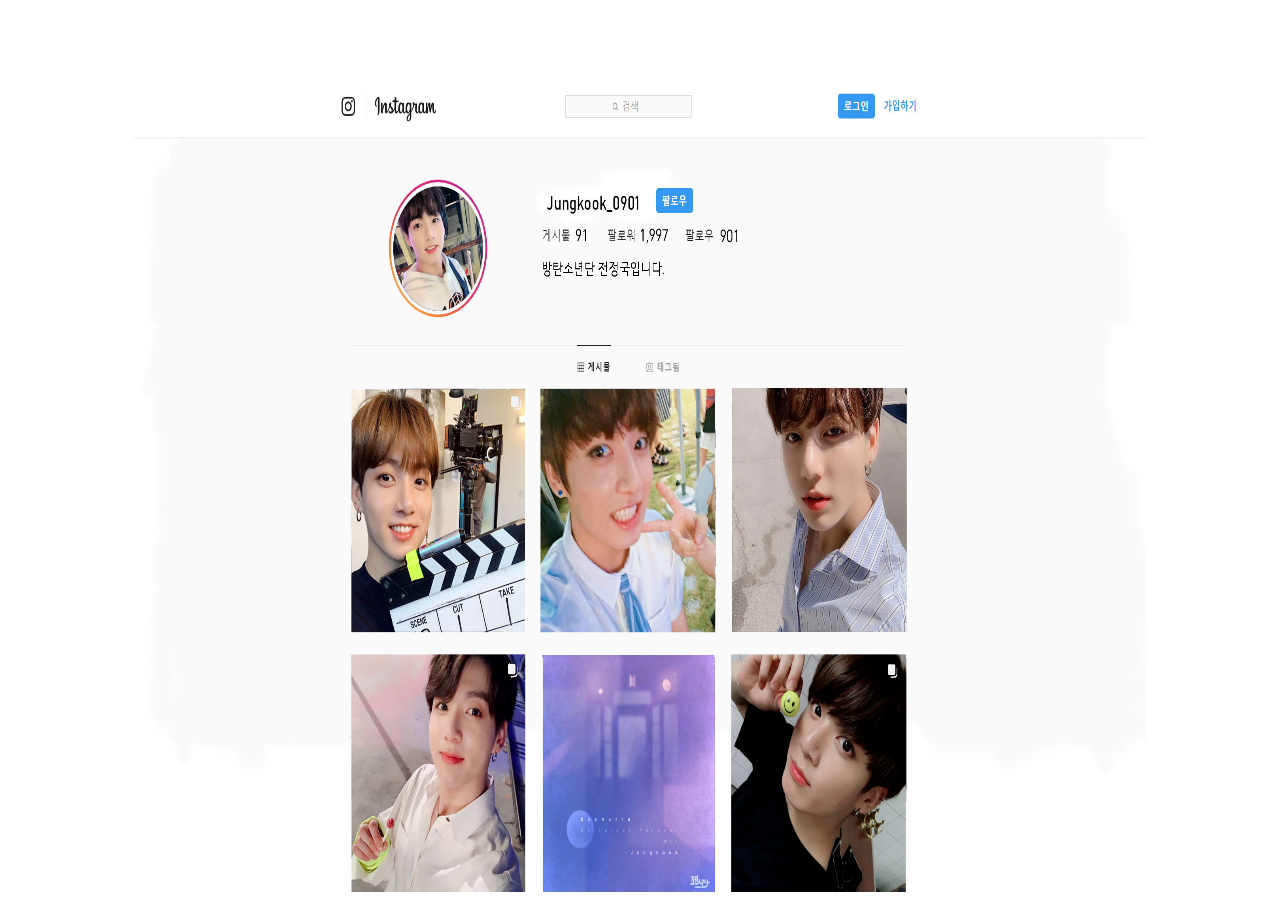
<file: bottom.html>
<html>
    <head>
        <meta charset="UTF-8">
        <title>공식계정</title>
    </head>
    <body>
        <!-- <bgsound src="C:\Users\dwrdd\OneDrive\바탕 화면\project\music\Euphoria+(DJ+Swivel+Forever+Mix)+by+JK.mp3"> -->
            <!-- <audio autoplay controls> <source src="C:\Users\dwrdd\OneDrive\바탕 화면\project\music\Euphoria+(DJ+Swivel+Forever+Mix)+by+JK.mp3" type="audio/mp3"> </audio> -->
    <center>   
        <a href="https://twitter.com/BTS_twt?s=17" target = "_blank"> <img src="image/jkinstar.png" width=80% height=100% ></a>
    </center>
    </body>
</html>
</file>
